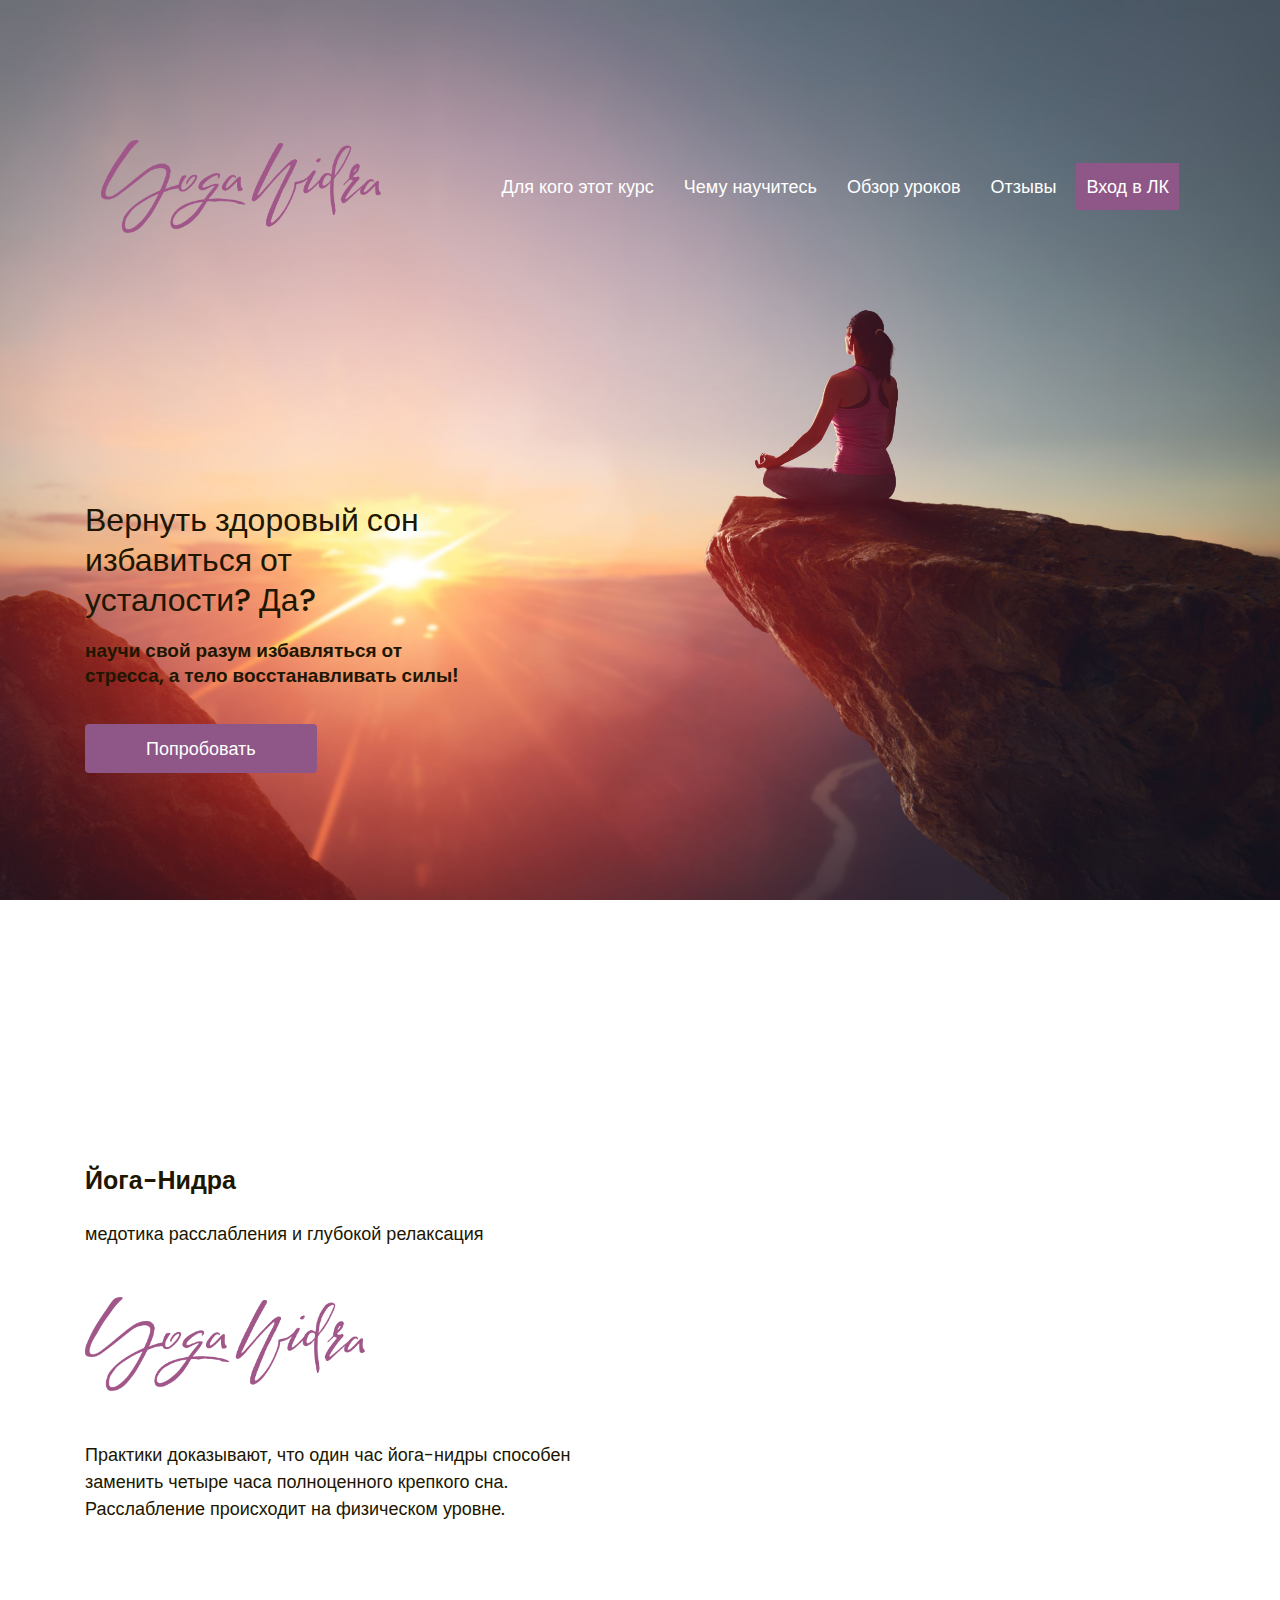
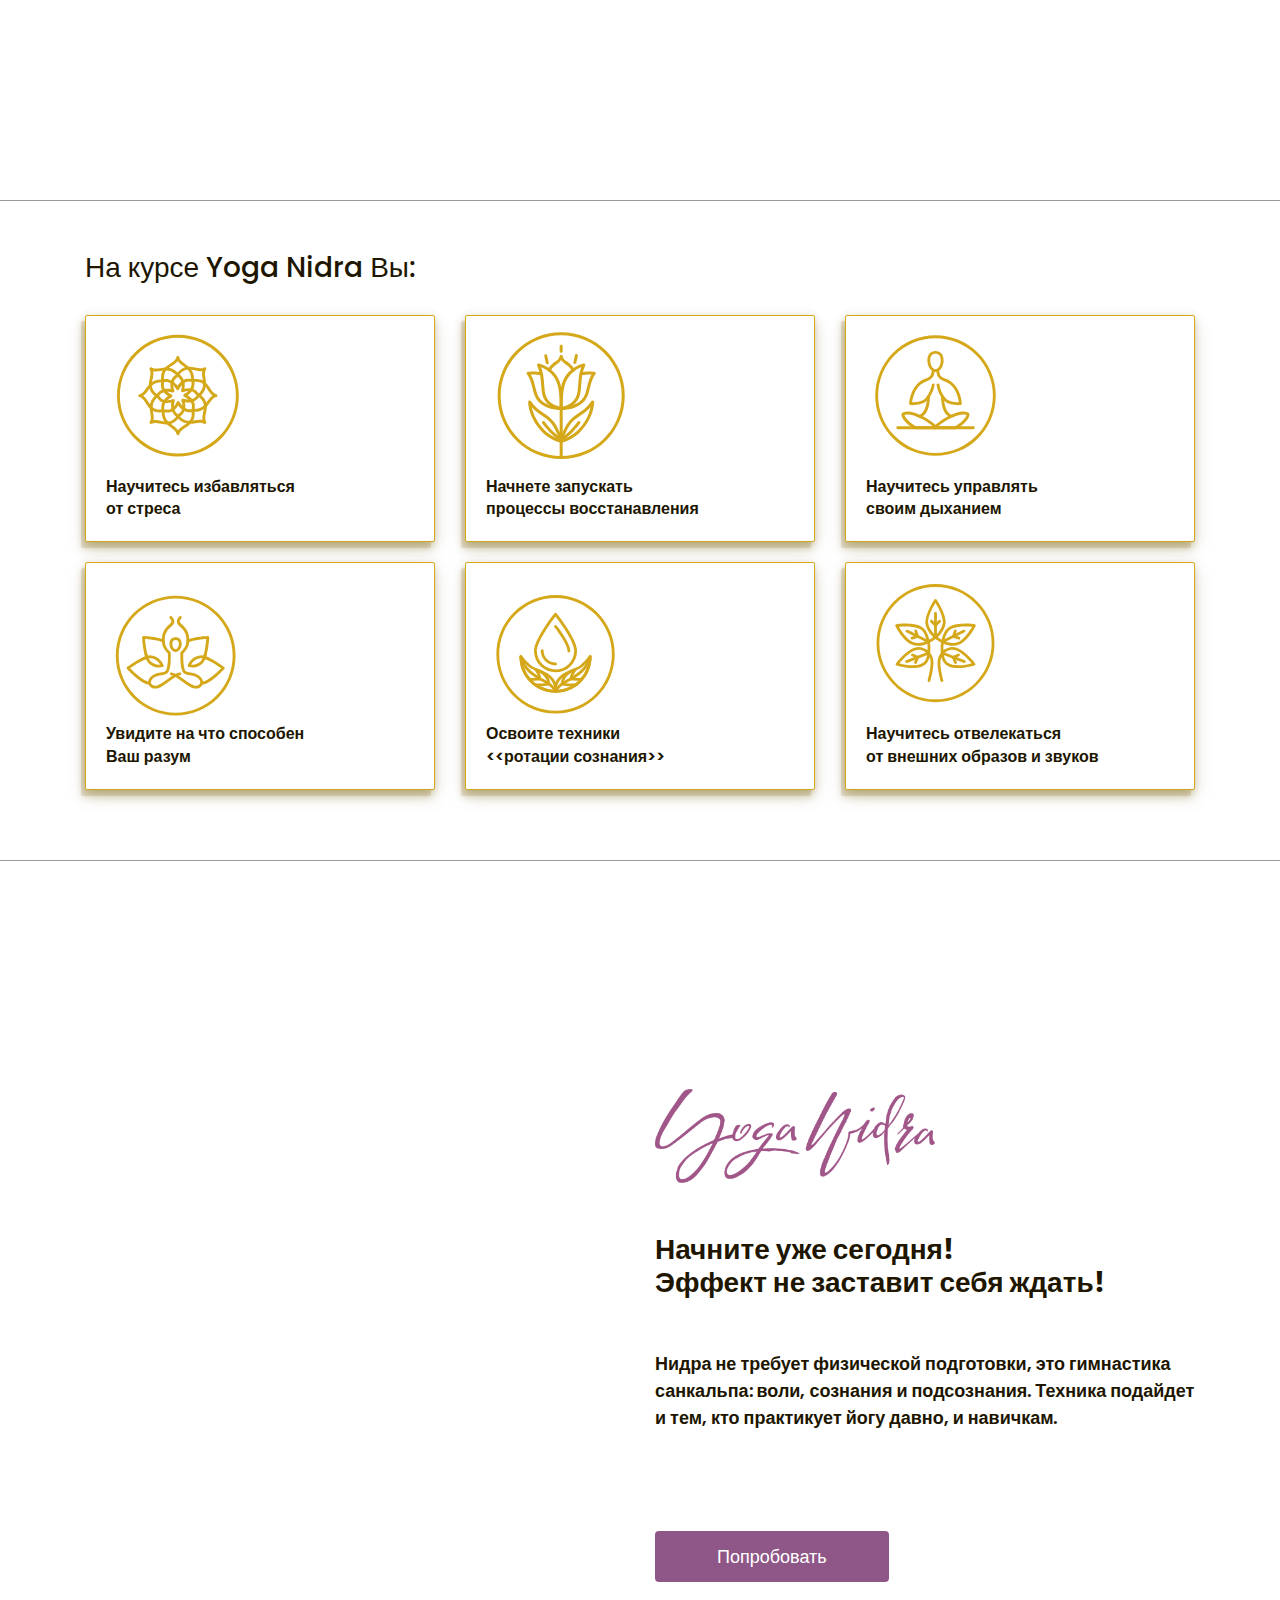
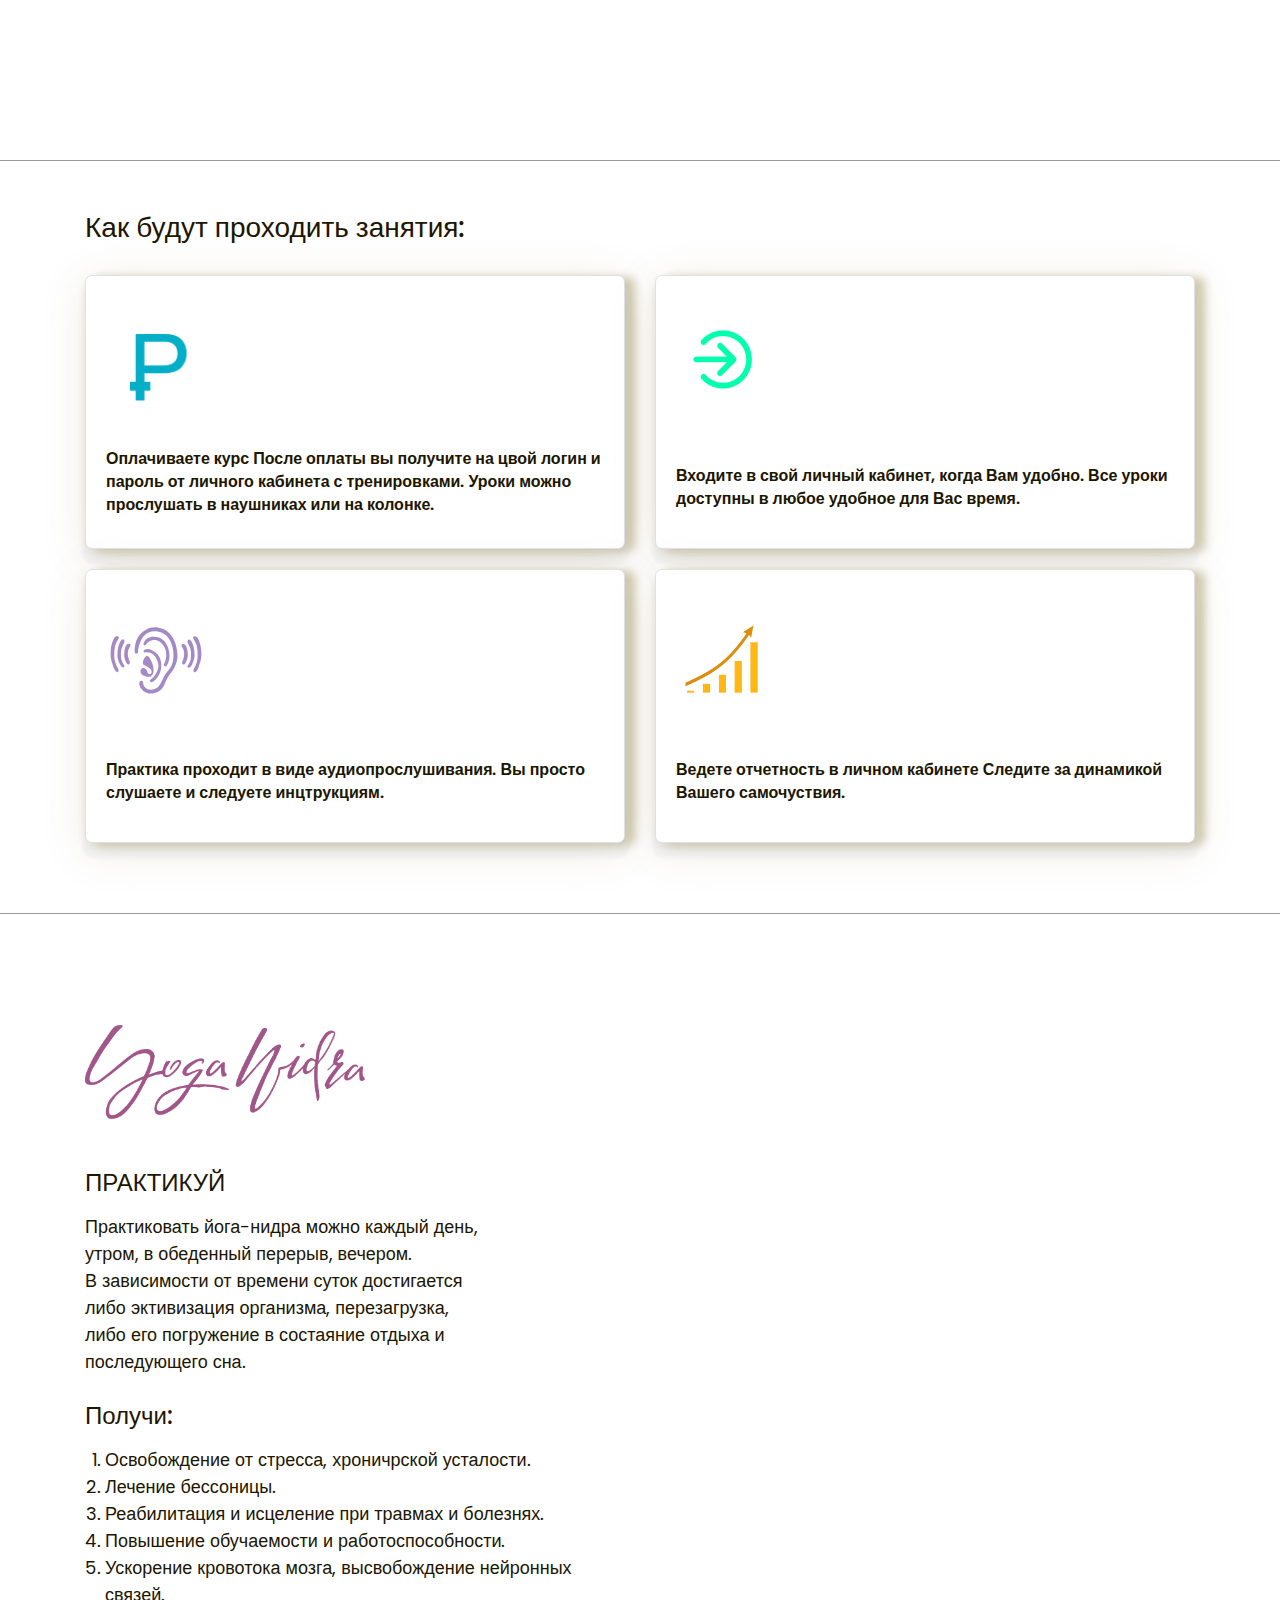
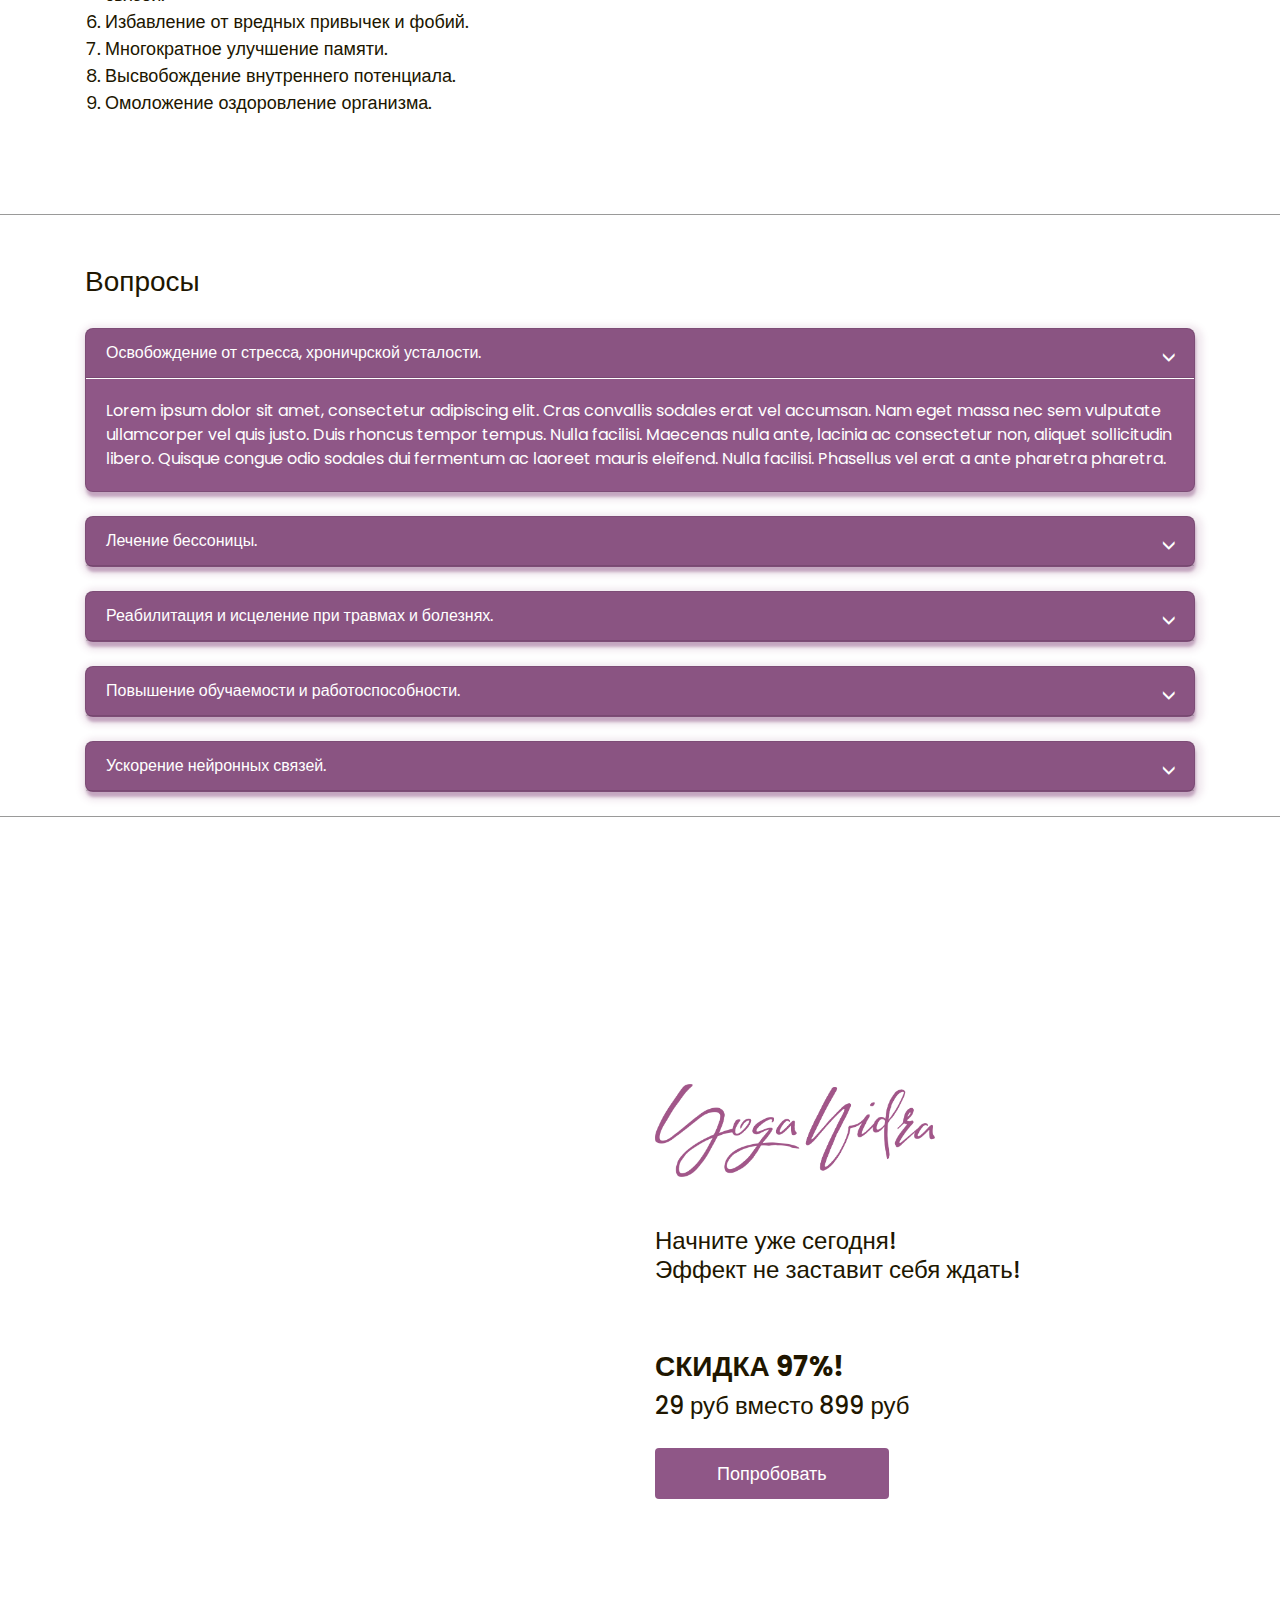
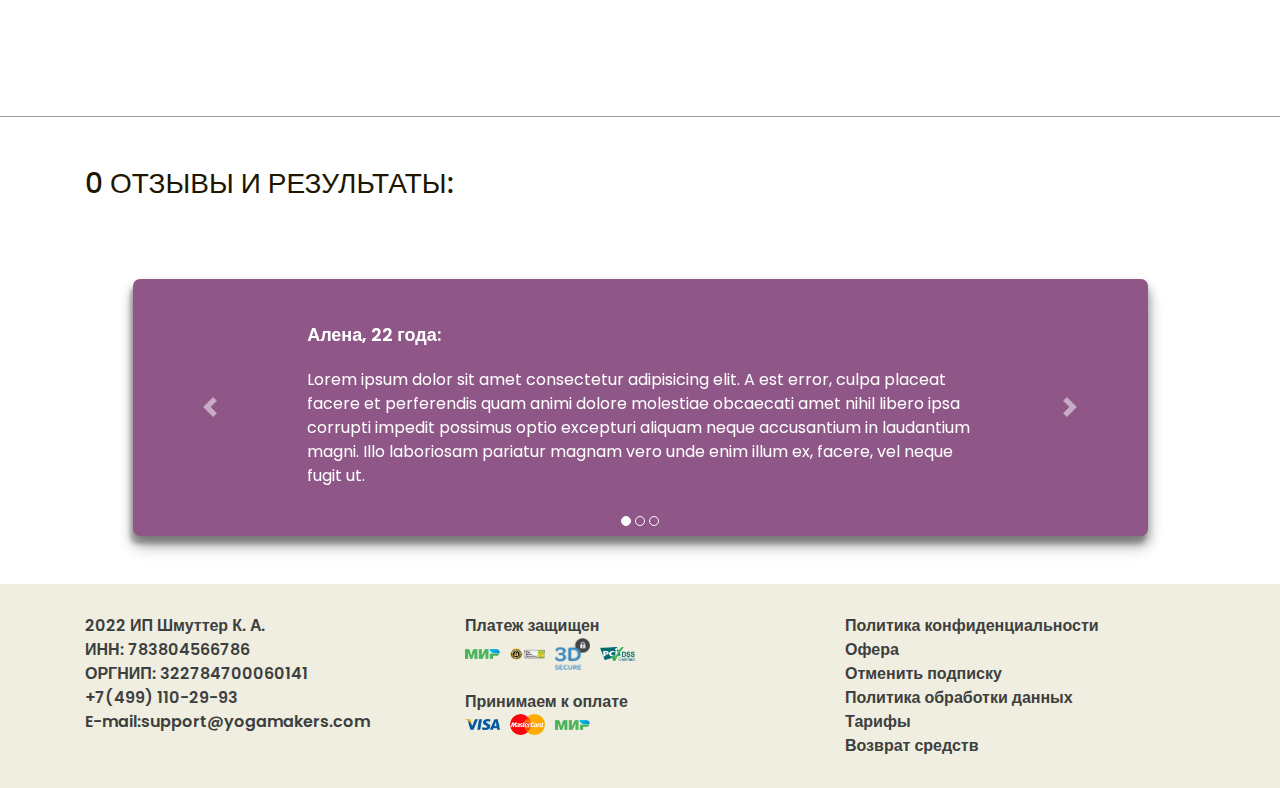
<file: index.html>
<!DOCTYPE html>
<html lang="en">

<head>
    <meta charset="UTF-8" />
    <meta http-equiv="X-UA-Compatible" content="IE=edge" />
    <meta name="viewport" content="width=device-width, initial-scale=1.0" />
    <title>Yoga Nidra</title>
    <link rel="icon" type="image/x-icon" href="img/favicon/favicon.ico">
    <link rel="preconnect" href="https://fonts.googleapis.com">
    <link rel="preconnect" href="https://fonts.gstatic.com" crossorigin>
    <link rel="preconnect" href="https://fonts.googleapis.com">
    <link rel="preconnect" href="https://fonts.gstatic.com" crossorigin>
    <link href="https://fonts.googleapis.com/css2?family=Montserrat:ital,wght@0,100;0,400;0,500;0,600;0,700;1,100&family=Poppins:wght@300;400;500;600;700&display=swap" rel="stylesheet">
    <link rel="stylesheet" href="https://cdn.jsdelivr.net/npm/bootstrap@4.0.0/dist/css/bootstrap.min.css" integrity="sha384-Gn5384xqQ1aoWXA+058RXPxPg6fy4IWvTNh0E263XmFcJlSAwiGgFAW/dAiS6JXm" crossorigin="anonymous" />
    <link rel="stylesheet" href="css/style.css" />
    <link rel="stylesheet" href="media/style.css" />

</head>

<body>
    <div class="wrapper">
        <!-- ------- banner section ------- -->
        <section class="banner">
            <header>
                <div class="container">
                    <nav class="navbar navbar-expand-lg navbar-light">
                        <a class="navbar-brand" href="#">
                            <img src="img/logo.png" alt="logo" class="logo">
                        </a>
                        <button class="navbar-toggler" type="button" data-toggle="collapse" data-target="#navbarSupportedContent" aria-controls="navbarSupportedContent" aria-expanded="false" aria-label="Toggle navigation">
                            <span class="navbar-toggler-icon"></span>
                        </button>

                        <div class="collapse navbar-collapse" id="navbarSupportedContent">
                            <ul class="navbar-nav ml-lg-auto">
                                <li class="nav-item active">
                                    <a class="nav-link" href="#Who-is-this-course-for">Для кого этот курс
                                        <span class="sr-only">(current)</span></a>
                                </li>
                                <li class="nav-item">
                                    <a class="nav-link" href="#What-will-u-learn">Чему научитесь</a>
                                </li>
                                <li class="nav-item">
                                    <a class="nav-link" href="#lesson-overview">Обзор уроков</a>
                                </li>
                                <li class="nav-item">
                                    <a class="nav-link" href="#comments">Отзывы</a>
                                </li>
                                <li class="nav-item">
                                    <a class="nav-link nav-link-cabinet" href="myCabinet.html">Вход в ЛК</a>
                                </li>
                            </ul>
                        </div>
                    </nav>
                </div>
            </header>
            <div class="container container-banner">
                <div class="row">
                    <div class="col-sm-6">
                        <h2>Вернуть здоровый сон избавиться от усталости? Да?</h2>
                        <p>
                            научи свой разум избавляться от стресса, а тело восстанавливать силы!
                        </p>
                        <a href="#" class="btn btn-try">Попробовать</a>
                    </div>
                </div>
            </div>
        </section>
        <!-- ------- end banner section ------- -->

        <!-- ------- yoga nidra section ------- -->
        <section class="yoga-nidra-banner">
            <div class="container">
                <div class="row">
                    <div class="col-sm-6">
                        <span class="span-yoga-nidra-first">Йога-Нидра</span>
                        <p>медотика расслабления и глубокой релаксация</p>
                        <span class="span-yoga-nidra-logo">
                            <a href="index.html">
                                <img src="img/logo.png" alt="logo" class="logo">
                            </a>
                        </span>
                        <p>
                            Практики доказывают, что один час йога-нидры способен заменить четыре часа полноценного крепкого сна. Расслабление происходит на физическом уровне.
                        </p>

                    </div>
                </div>
            </div>
        </section>
        <!-- ------- end yoga nidra section ------- -->

        <!-- ------- yoga nidra curses section ------- -->
        <section class="yoga-nidra-curses-banner" id="What-will-u-learn">
            <div class="container">
                <div class="row">
                    <div class="col-sm-6">
                        <h3>На курсе Yoga Nidra Вы:</h3>
                    </div>

                </div>
                <div class="row">
                    <div class="col-xs-12 col-sm-4 col-md-4">
                        <div class="card">
                            <img src="img/1_1.svg" alt="icon" class="img-fluid" />

                            <div class="card-content">
                                <p>Научитесь избавляться</p>
                                <p>от стреса</p>
                            </div>
                        </div>
                    </div>
                    <div class="col-xs-12 col-sm-4 col-md-4">
                        <div class="card">
                            <img src="img/1_2.svg" alt="icon" class="img-fluid" />
                            <div class="card-content">
                                <p> Начнете запускать </p>
                                <p>процессы восстанавления</p>
                            </div>
                        </div>
                    </div>
                    <div class="col-xs-12 col-sm-4 col-md-4">
                        <div class="card">
                            <img src="img/1_3.svg" alt="icon" class="img-fluid" />
                            <div class="card-content">
                                <p>Научитесь управлять </p>
                                <p>своим дыханием</p>
                            </div>
                        </div>
                    </div>
                </div>
                <div class="row">
                    <div class="col-xs-12 col-sm-4 col-md-4">
                        <div class="card">
                            <img src="img/1_4.svg" alt="icon" class="img-fluid" />
                            <div class="card-content">
                                <p>Увидите на что способен</p>
                                <p>Ваш разум</p>
                            </div>
                        </div>
                    </div>
                    <div class="col-xs-12 col-sm-4 col-md-4">
                        <div class="card">
                            <img src="img/1_5.svg" alt="icon" class="img-fluid" />
                            <div class="card-content ">
                                <p>Освоите техники </p>
                                <p>
                                    <<ротации сознания>>
                                </p>
                            </div>
                        </div>
                    </div>
                    <div class="col-xs-12 col-sm-4 col-md-4 ">
                        <div class="card ">
                            <img src="img/1_6.svg" alt="icon" class="img-fluid" />

                            <div class="card-content ">
                                <p>Научитесь отвелекаться</p>
                                <p>от внешних образов и звуков</p>
                            </div>
                        </div>
                    </div>
                </div>
            </div>
        </section>
        <!-- ------- end yoga nidra curses section ------- -->

        <!-- ------- yoga nidra effect section ------- -->
        <section class="yoga-nidra-effect-banner" id="Who-is-this-course-for">
            <div class="container ">
                <div class="row ">
                    <div class="col-sm-12 col-md-6 ml-auto ">
                        <span class="span-yoga-nidra-logo ">
                            <a href="index.html">
                                <img src="img/logo.png" alt="logo" class="logo">
                            </a>
                        </span>
                        <h3>Начните уже сегодня!
                            <br />Эффект не заставит себя ждать!
                        </h3>
                        <p>Нидра не требует физической подготовки, это гимнастика санкальпа: воли, сознания и подсознания. Техника подайдет и тем, кто практикует йогу давно, и навичкам.</p>
                        <a href="# " class="btn btn-try ">Попробовать</a>
                    </div>
                </div>
            </div>
        </section>
        <!-- ------- end yoga nidra effect section ------- -->

        <!-- ------- yoga nidra how-do section ------- -->
        <section class="yoga-nidra-how-do-banner" id="lesson-overview">
            <div class="container ">
                <div class="row ">
                    <div class="col-sm-6 ">
                        <h3>Как будут проходить занятия:</h3>
                    </div>

                </div>
                <div class="row ">
                    <div class="col-xs-12 col-sm-6 ">
                        <div class="card ">
                            <img src="img/3-svg.svg" class="pText-img" alt=" image for card " />
                            <div class="card-content ">
                                <p>Оплачиваете курс После оплаты вы получите на цвой логин и пароль от личного кабинета с тренировками. Уроки можно прослушать в наушниках или на колонке.</p>
                            </div>
                        </div>
                    </div>
                    <div class="col-xs-12 col-sm-6 ">
                        <div class="card ">
                            <img src="img/1-svg.svg" alt="image for card " />
                            <div class="card-content ">
                                <p>Входите в свой личный кабинет, когда Вам удобно. Все уроки доступны в любое удобное для Вас время.</p>
                            </div>
                        </div>
                    </div>
                </div>
                <div class="row ">
                    <div class="col-xs-12 col-sm-6 ">
                        <div class="card ">
                            <img src="img/new.svg" class="img-new" alt="image for card " />
                            <div class="card-content ">
                                <p>Практика проходит в виде аудиопрослушивания. Вы просто слушаете и следуете инцтрукциям.
                                </p>
                            </div>
                        </div>
                    </div>
                    <div class="col-xs-12 col-sm-6 ">
                        <div class="card ">
                            <img src="img/4-svg.svg" alt="image for card " />
                            <div class="card-content ">
                                <p>Ведете отчетность в личном кабинете Следите за динамикой Вашего самочуствия.</p>
                            </div>
                        </div>
                    </div>
                </div>
            </div>
        </section>
        <!-- ------- end yoga nidra curses section ------- -->

        <!-- ------- yoga nidra-practic-get section ------- -->
        <section class="yoga-nidra-practic-get-banner ">
            <div class="container ">
                <div class="row ">
                    <div class="col-sm-6 ">
                        <span class="span-yoga-nidra-logo ">
                            <a href="index.html">
                                <img src="img/logo.png" alt="logo" class="logo">
                            </a>
                        </span>
                        <h4>ПРАКТИКУЙ</h4>
                        <ul class="practik-list ">
                            <li>Практиковать йога-нидра можно каждый день,</li>
                            <li>утром, в обеденный перерыв, вечером.</li>
                            <li>В зависимости от времени суток достигается</li>
                            <li>либо эктивизация организма, перезагрузка,</li>
                            <li>либо его погружение в состаяние отдыха и </li>
                            <li>последующего сна.</li>
                        </ul>
                        <h4>Получи:</h4>
                        <ol class="get-list ">
                            <li>Освобождение от стресса, хроничрской усталости.</li>
                            <li>Лечение бессоницы.</li>
                            <li>Реабилитация и исцеление при травмах и болезнях.</li>
                            <li>Повышение обучаемости и работоспособности.</li>
                            <li>Ускорение кровотока мозга, высвобождение нейронных связей.</li>
                            <li>Избавление от вредных привычек и фобий.</li>
                            <li>Многократное улучшение памяти.</li>
                            <li>Высвобождение внутреннего потенциала.</li>
                            <li>Омоложение оздоровление организма.</li>
                        </ol>
                    </div>
                </div>
        </section>
        <!-- ------- end yoga-practic-get nidra section ------- -->

        <!-- ------- yoga nidra-questions section ------- -->
        <section class="yoga-nidra-questions-banner ">
            <div class="container ">
                <div class="row ">
                    <div class="col-sm-6 ">
                        <h3>Вопросы</h3>
                    </div>

                </div>


                <div id="accordion">
                    <div class="card">
                        <div class="card-header">
                            <a class="card-link" data-toggle="collapse" href="#collapseOne">
                                Освобождение от стресса, хроничрской усталости.
                               
                        </a>

                        </div>
                        <div id="collapseOne" class="collapse show" data-parent="#accordion">
                            <div class="card-body">
                                Lorem ipsum dolor sit amet, consectetur adipiscing elit. Cras convallis sodales erat vel accumsan. Nam eget massa nec sem vulputate ullamcorper vel quis justo. Duis rhoncus tempor tempus. Nulla facilisi. Maecenas nulla ante, lacinia ac consectetur non,
                                aliquet sollicitudin libero. Quisque congue odio sodales dui fermentum ac laoreet mauris eleifend. Nulla facilisi. Phasellus vel erat a ante pharetra pharetra.
                            </div>
                        </div>
                    </div>
                    <div class="card">
                        <div class="card-header">
                            <a class="collapsed card-link" data-toggle="collapse" href="#collapseTwo">
                                Лечение бессоницы.
                      </a>

                        </div>
                        <div id="collapseTwo" class="collapse" data-parent="#accordion">
                            <div class="card-body">
                                Lorem ipsum dolor sit amet, consectetur adipisicing elit, sed do eiusmod tempor incididunt ut labore et dolore magna aliqua. Ut enim ad minim veniam, quis nostrud exercitation ullamco laboris nisi ut aliquip ex ea commodo consequat.
                            </div>
                        </div>
                    </div>
                    <div class="card">
                        <div class="card-header">
                            <a class="collapsed card-link" data-toggle="collapse" href="#collapseThree">
                                Реабилитация и исцеление при травмах и болезнях.
                        </a>

                        </div>
                        <div id="collapseThree" class="collapse" data-parent="#accordion">
                            <div class="card-body">
                                Lorem ipsum dolor sit amet, consectetur adipisicing elit, sed do eiusmod tempor incididunt ut labore et dolore magna aliqua. Ut enim ad minim veniam, quis nostrud exercitation ullamco laboris nisi ut aliquip ex ea commodo consequat.
                            </div>
                        </div>
                    </div>
                    <div class="card">
                        <div class="card-header">
                            <a class="collapsed card-link" data-toggle="collapse" href="#collapseFour">
                                Повышение обучаемости и работоспособности.
                        </a>

                        </div>
                        <div id="collapseFour" class="collapse" data-parent="#accordion">
                            <div class="card-body">
                                Lorem ipsum dolor sit amet, consectetur adipisicing elit, sed do eiusmod tempor incididunt ut labore et dolore magna aliqua. Ut enim ad minim veniam, quis nostrud exercitation ullamco laboris nisi ut aliquip ex ea commodo consequat.
                            </div>
                        </div>
                    </div>
                    <div class="card">
                        <div class="card-header">
                            <a class="collapsed card-link" data-toggle="collapse" href="#collapseFive">
                                Ускорение нейронных связей.
                        </a>

                        </div>
                        <div id="collapseFive" class="collapse" data-parent="#accordion">
                            <div class="card-body">
                                Lorem ipsum dolor sit amet, consectetur adipisicing elit, sed do eiusmod tempor incididunt ut labore et dolore magna aliqua. Ut enim ad minim veniam, quis nostrud exercitation ullamco laboris nisi ut aliquip ex ea commodo consequat.
                            </div>
                        </div>
                    </div>
                </div>

            </div>
        </section>
        <!-- ------- end yoga nidra-questions section ------- -->

        <!-- ------- yoga nidra sale section ------- -->
        <section class="yoga-nidra-sale-banner ">
            <div class="container ">
                <div class="row ">

                    <div class="col-sm-12 col-md-6 ml-auto ">
                        <span class="span-yoga-nidra-logo ">
                            <a href="index.html">
                                <img src="img/logo.png" alt="logo" class="logo">
                            </a>
                           
                        </span>
                        <h4>Начните уже сегодня!
                            <br />Эффект не заставит себя ждать!
                        </h4>
                        <h3>СКИДКА 97%! </h3>
                        <h4>29 руб вместо 899 руб</h4>
                        <a href="# " class="btn btn-try ">Попробовать</a>
                    </div>
                </div>
            </div>
        </section>
        <!-- ------- end yoga nidra sale section ------- -->

        <!-- ------- yoga nidra slide section ------- -->
        <section class="yoga-nidra-slide-banner" id="comments">
            <div class="container">
                <h3 class="text-uppercase">
                    0 ОТЗЫВЫ И РЕЗУЛЬТАТЫ:
                </h3>
                <div class="row">
                    <div class="col-lg-11 col-md-11 col-sm-12 mx-auto my-5 slide-comments">
                        <div id="carouselExampleIndicators" class="carousel slide" data-ride="carousel">
                            <ol class="carousel-indicators">
                                <li data-target="#carouselExampleIndicators" data-slide-to="0" class="active"></li>
                                <li data-target="#carouselExampleIndicators" data-slide-to="1"></li>
                                <li data-target="#carouselExampleIndicators" data-slide-to="2"></li>
                            </ol>
                            <div class="carousel-inner">
                                <div class="carousel-item active">
                                    <span>Алена, 22 года:</span>
                                    <p>Lorem ipsum dolor sit amet consectetur adipisicing elit. A est error, culpa placeat facere et perferendis quam animi dolore molestiae obcaecati amet nihil libero ipsa corrupti impedit possimus optio excepturi aliquam
                                        neque accusantium in laudantium magni. Illo laboriosam pariatur magnam vero unde enim illum ex, facere, vel neque fugit ut.</p>
                                </div>
                                <div class="carousel-item">
                                    <span>Алена, 22 года:</span>
                                    <p>Lorem ipsum dolor sit amet consectetur adipisicing elit. A est error, culpa placeat facere et perferendis quam animi dolore molestiae obcaecati amet nihil libero ipsa corrupti impedit possimus optio excepturi aliquam
                                        neque accusantium in laudantium amet magni incidunt fugiat, voluptatum maiores delectus quia? Accusantium, nostrum neque? Id, dignissimos!</p>
                                </div>
                                <div class="carousel-item">
                                    <span>Алена, 22 года:</span>
                                    <p>Lorem ipsum dolor sit amet consectetur adipisicing elit. A est error, culpa placeat facere et perferendis quam animi dolore molestiae obcaecati amet nihil libero ipsa corrupti impedit possimus optio excepturi aliquam
                                        neque accusantium in laudantium magni. pariatur magnam vero unde enim illum ex, facere, vel neque fugit ut.</p>
                                </div>
                            </div>
                            <a class="carousel-control-prev" href="#carouselExampleIndicators" role="button" data-slide="prev">
                                <span class="carousel-control-prev-icon" aria-hidden="true"></span>
                                <span class="sr-only">Previous</span>
                            </a>
                            <a class="carousel-control-next" href="#carouselExampleIndicators" role="button" data-slide="next">
                                <span class="carousel-control-next-icon" aria-hidden="true"></span>
                                <span class="sr-only">Next</span>
                            </a>
                        </div>
                    </div>
                </div>
            </div>
        </section>
        <!-- ------- end yoga nidra slide section ------- -->
        <footer>
            <div class="container ">
                <div class="row ">
                    <div class="col-sm-12 col-md-4 ">
                        <span>2022 ИП Шмуттер К. А.</span>
                        <span>ИНН: 783804566786</span>
                        <span>ОРГНИП: 322784700060141</span>
                        <span><a href="tel:7(499) 110-29-93 ">+7(499) 110-29-93</a></span>
                        <span><a href="mailto:support@yogamakers.com ">E-mail:support@yogamakers.com</a></span>
                    </div>
                    <div class="col-sm-12 col-md-4 ">
                        <span>Платеж защищен</span>
                        <div class="footer-icons ">
                            <img src="img/fmir.png " alt="fmir ">
                            <img src="img/flock2.png " alt="flock ">
                            <img src="img/fsecure.png " alt="fsecure ">
                            <img src="img/fpci.png " alt="fpci ">
                        </div>
                        <span class="footer-span-pay ">Принимаем к оплате</span>
                        <div class="footer-icons-pay ">
                            <img src="img/fvisa.png " alt="visa ">
                            <img src="img/fmc.png " alt="fmc ">
                            <img src="img/fmir.png " alt="fmir ">

                        </div>
                    </div>
                    <div class="col-sm-12 col-md-4 ">
                        <span>Политика конфиденциальности</span>
                        <span>Офера</span>
                        <span>Отменить подписку </span>
                        <span>Политика обработки данных</span>
                        <span>Тарифы</span>
                        <span>Возврат средств</span>
                    </div>
                </div>
            </div>
        </footer>
        </div>

        <script src="https://code.jquery.com/jquery-3.2.1.slim.min.js " integrity="sha384-KJ3o2DKtIkvYIK3UENzmM7KCkRr/rE9/Qpg6aAZGJwFDMVNA/GpGFF93hXpG5KkN " crossorigin="anonymous "></script>
        <script src="https://cdn.jsdelivr.net/npm/popper.js@1.12.9/dist/umd/popper.min.js " integrity="sha384-ApNbgh9B+Y1QKtv3Rn7W3mgPxhU9K/ScQsAP7hUibX39j7fakFPskvXusvfa0b4Q " crossorigin="anonymous "></script>
        <script src="https://cdn.jsdelivr.net/npm/bootstrap@4.0.0/dist/js/bootstrap.min.js " integrity="sha384-JZR6Spejh4U02d8jOt6vLEHfe/JQGiRRSQQxSfFWpi1MquVdAyjUar5+76PVCmYl " crossorigin="anonymous "></script>
</body>

</html>

</html>

</html>

</html>
</file>
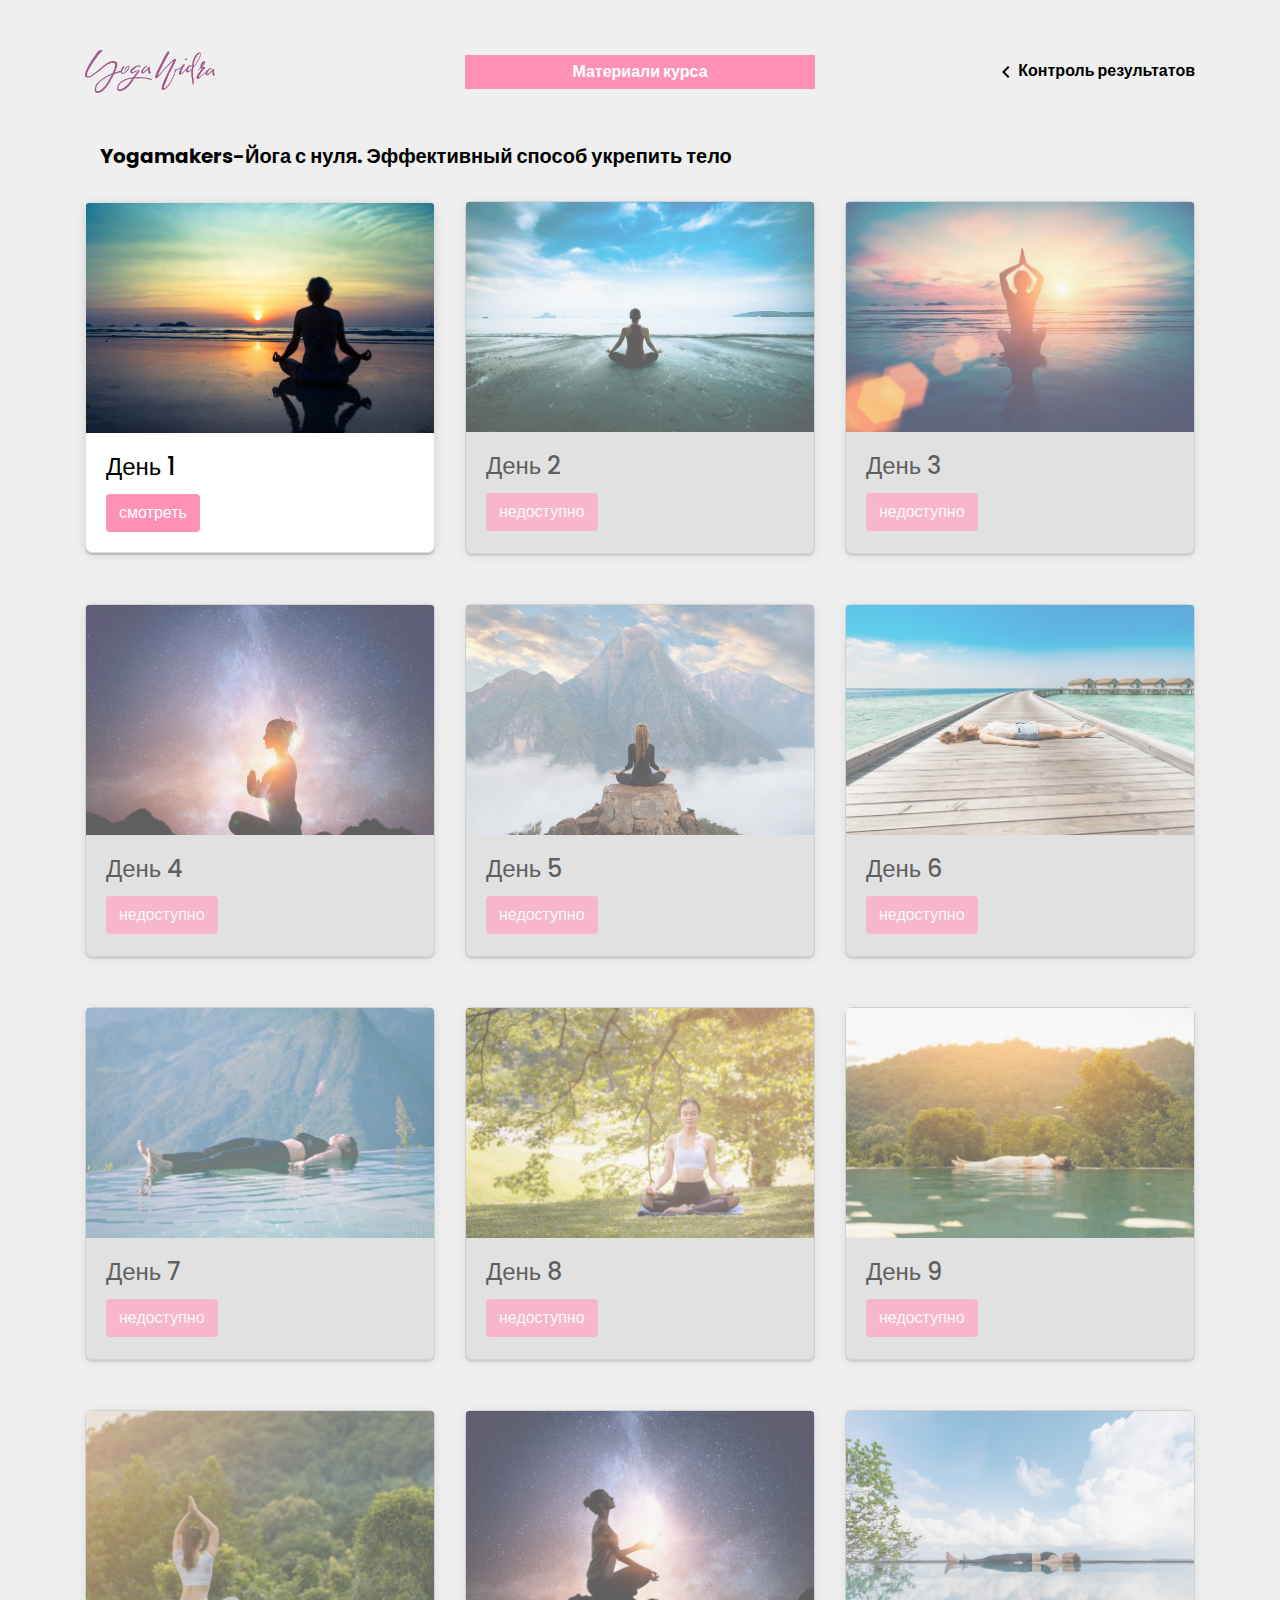
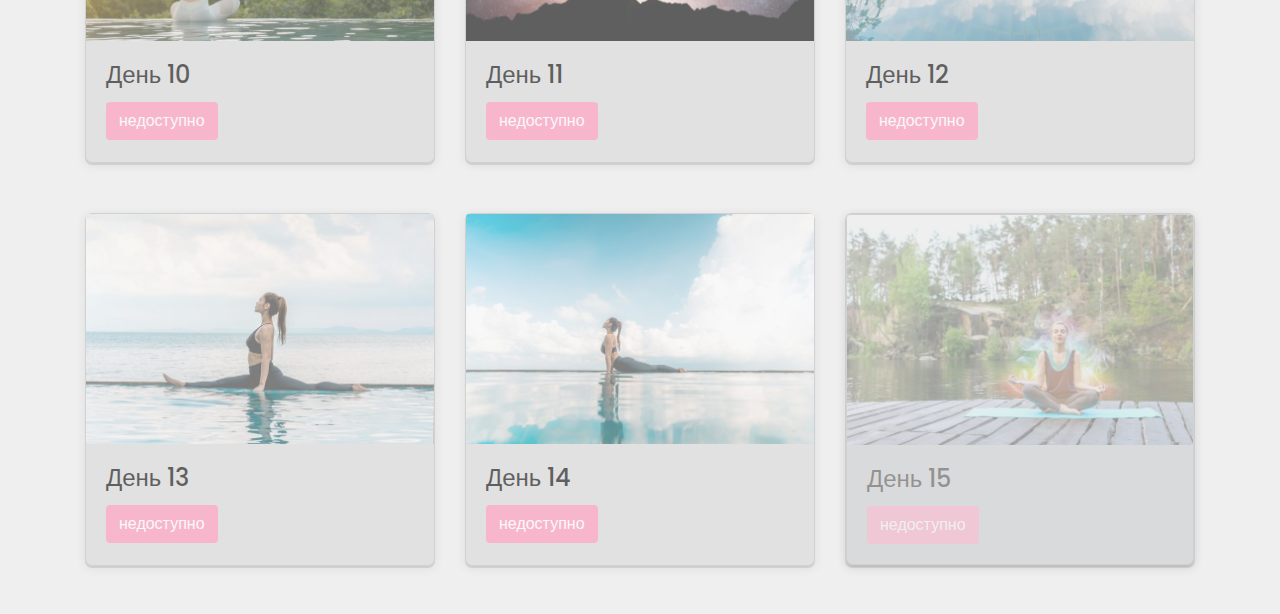
<file: courseMaterials.html>
<!DOCTYPE html>
<html lang="en">

<head>
    <meta charset="UTF-8">
    <meta http-equiv="X-UA-Compatible" content="IE=edge">
    <meta name="viewport" content="width=device-width, initial-scale=1.0">
    <title>courseMaterials</title>
    <link rel="icon" type="image/x-icon" href="img/favicon/favicon.ico">
    <link rel="preconnect" href="https://fonts.googleapis.com">
    <link rel="preconnect" href="https://fonts.gstatic.com" crossorigin>
    <link rel="stylesheet" href="https://cdn.jsdelivr.net/npm/bootstrap@4.0.0/dist/css/bootstrap.min.css" integrity="sha384-Gn5384xqQ1aoWXA+058RXPxPg6fy4IWvTNh0E263XmFcJlSAwiGgFAW/dAiS6JXm" crossorigin="anonymous">
    <link rel="preconnect" href="https://fonts.googleapis.com">
    <link rel="preconnect" href="https://fonts.gstatic.com" crossorigin>
    <link href="https://fonts.googleapis.com/css2?family=Montserrat:ital,wght@0,100;0,400;0,500;0,600;0,700;1,100&family=Poppins:wght@300;400;500;600;700&display=swap" rel="stylesheet">
    <link rel="stylesheet" href="https://cdn.jsdelivr.net/npm/bootstrap@4.0.0/dist/css/bootstrap.min.css" integrity="sha384-Gn5384xqQ1aoWXA+058RXPxPg6fy4IWvTNh0E263XmFcJlSAwiGgFAW/dAiS6JXm" crossorigin="anonymous" />
    <link rel="stylesheet" href="css/myCabinet.css">
    <link rel="stylesheet" href="media/course.css">
</head>

<body>
    <div class="wrapper">
        <section class="material-banner">
            <div class="container">
                <div class="row">
                    <div class="col-sm-12 col-md-4">
                        <a href="index.html">
                            <img src="img/logo.png" alt="logo" class="logo" />
                        </a>
                    </div>
                    <div class="col-sm-12 col-md-4">

                        <span class="span-material">Материали курса</span>
                    </div>
                    <div class="col-sm-12 col-md-4">

                        <a class="material-tittle material-tittle-a" href="myCabinet.html"><img src="img/back.png" class="course-back" alt="back arrow">Контроль результатов

                        </a>
                    </div>
                </div>
            </div>
        </section>
        <section>
            <div class="py-5">
                <div class="container container-card-day">
                    <row>
                        <div class="col">
                            <span class="yoga-tittle">Yogamakers-Йога с нуля. Эффективный способ укрепить тело</span>
                        </div>
                    </row>
                    <div class="row">
                        <div class="col-sm-12 col-md-4 col-lg-4">
                            <div class="card">
                                <div class="card-img-box">
                                    <img class="card-img-top" src="img/my-cabinet//1.jpg" alt="yoga image">
                                </div>
                                <div class="card-body">
                                    <h4 class="card-title">День 1</h4>
                                    <a href="#" class="btn" data-toggle="modal" data-target="#basicModal">смотреть</a>
                                </div>
                            </div>
                        </div>
                        <div class="col-sm-12 col-md-4 col-lg-4">
                            <div class="card after">
                                <div class="card-img-box">
                                    <img class="card-img-top" src="img/my-cabinet//2.jpg" alt="yoga image">
                                </div>
                                <div class="card-body ">
                                    <h4 class="card-title ">День 2</h4>
                                    <a href="#" class="btn" data-toggle="modal" data-target="#basicModal">недоступно</a>
                                </div>
                            </div>
                        </div>
                        <div class="col-sm-12 col-md-4 col-lg-4">
                            <div class="card after">
                                <div class="card-img-box">
                                    <img class="card-img-top" src="img/my-cabinet//3.jpg" alt="yoga image">
                                </div>
                                <div class="card-body ">
                                    <h4 class="card-title ">День 3</h4>
                                    <a href="#" class="btn" data-toggle="modal" data-target="#basicModal">недоступно</a>
                                </div>
                            </div>
                        </div>

                    </div>
                    <div class="row">
                        <div class="col-sm-12 col-md-4 col-lg-4">
                            <div class="card after">
                                <div class="card-img-box">
                                    <img class="card-img-top" src="img/my-cabinet//4.jpg" alt="yoga image">
                                </div>
                                <div class="card-body ">
                                    <h4 class="card-title ">День 4</h4>
                                    <a href="#" class="btn" data-toggle="modal" data-target="#basicModal">недоступно</a>
                                </div>
                            </div>
                        </div>
                        <div class="col-sm-12 col-md-4 col-lg-4">
                            <div class="card after">
                                <div class="card-img-box">
                                    <img class="card-img-top" src="img/my-cabinet//5.jpg" alt="yoga image">
                                </div>
                                <div class="card-body ">
                                    <h4 class="card-title ">День 5</h4>
                                    <a href="#" class="btn" data-toggle="modal" data-target="#basicModal">недоступно</a>
                                </div>
                            </div>
                        </div>
                        <div class="col-sm-12 col-md-4 col-lg-4">
                            <div class="card after">
                                <div class="card-img-box">
                                    <img class="card-img-top" src="img/my-cabinet//6.jpg" alt="yoga image">
                                </div>
                                <div class="card-body ">
                                    <h4 class="card-title ">День 6</h4>
                                    <a href="#" class="btn" data-toggle="modal" data-target="#basicModal">недоступно</a>
                                </div>
                            </div>
                        </div>

                    </div>
                    <div class="row">
                        <div class="col-sm-12 col-md-4 col-lg-4">
                            <div class="card after">
                                <div class="card-img-box">
                                    <img class="card-img-top" src="img/my-cabinet//7.jpg" alt="yoga image">
                                </div>
                                <div class="card-body ">
                                    <h4 class="card-title ">День 7</h4>
                                    <a href="#" class="btn" data-toggle="modal" data-target="#basicModal">недоступно</a>
                                </div>
                            </div>
                        </div>
                        <div class="col-sm-12 col-md-4 col-lg-4">
                            <div class="card after">
                                <div class="card-img-box">
                                    <img class="card-img-top" src="img/my-cabinet//8.jpg" alt="yoga image">
                                </div>
                                <div class="card-body ">
                                    <h4 class="card-title ">День 8</h4>
                                    <a href="#" class="btn" data-toggle="modal" data-target="#basicModal">недоступно</a>
                                </div>
                            </div>
                        </div>
                        <div class="col-sm-12 col-md-4 col-lg-4">
                            <div class="card after" id="card">
                                <div class="card-img-box">
                                    <img class="card-img-top" src="img/my-cabinet/9.jpg" alt="yoga image">
                                </div>
                                <div class="card-body ">
                                    <h4 class="card-title ">День 9</h4>
                                    <a href="#" class="btn" data-toggle="modal" data-target="#basicModal">недоступно</a>
                                </div>
                            </div>
                        </div>

                    </div>
                    <div class="row">
                        <div class="col-sm-12 col-md-4 col-lg-4">
                            <div class="card after">
                                <div class="card-img-box">
                                    <img class="card-img-top" src="img/my-cabinet//10.jpg" alt="yoga image">
                                </div>
                                <div class="card-body ">
                                    <h4 class="card-title ">День 10</h4>
                                    <a href="#" class="btn" data-toggle="modal" data-target="#basicModal">недоступно</a>
                                </div>
                            </div>
                        </div>
                        <div class=" col-sm-12 col-md-4 col-lg-4">
                            <div class="card after">
                                <div class="card-img-box">
                                    <img class="card-img-top" src="img/my-cabinet//11.jpg" alt="yoga image">
                                </div>
                                <div class="card-body ">
                                    <h4 class="card-title ">День 11</h4>
                                    <a href="#" class="btn" data-toggle="modal" data-target="#basicModal">недоступно</a>
                                </div>
                            </div>
                        </div>
                        <div class=" col-sm-12 col-md-4 col-lg-4">
                            <div class="card after">
                                <div class="card-img-box">
                                    <img class="card-img-top" src="img/my-cabinet//12.jpg" alt="yoga image">
                                </div>
                                <div class="card-body ">
                                    <h4 class="card-title ">День 12</h4>
                                    <a href="#" class="btn" data-toggle="modal" data-target="#basicModal">недоступно</a>
                                </div>
                            </div>
                        </div>

                    </div>
                    <div class="row">
                        <div class="col-sm-12 col-md-4 col-lg-4">
                            <div class="card after">
                                <div class="card-img-box">
                                    <img class="card-img-top" src="img/my-cabinet//13.jpg" alt="yoga image">
                                </div>
                                <div class="card-body ">
                                    <h4 class="card-title ">День 13</h4>
                                    <a href="#" class="btn" data-toggle="modal" data-target="#basicModal">недоступно</a>
                                </div>
                            </div>
                        </div>
                        <div class="col-sm-12 col-md-4 col-lg-4">
                            <div class="card after">
                                <div class="card-img-box">
                                    <img class="card-img-top" src="img/my-cabinet//14.jpg" alt="yoga image">
                                </div>

                                <div class="card-body ">
                                    <h4 class="card-title ">День 14</h4>
                                    <a href="#" class="btn" data-toggle="modal" data-target="#basicModal">недоступно</a>
                                </div>
                            </div>
                        </div>
                        <div class="col-sm-12 col-md-4 col-lg-4">
                            <div class="card after">
                                <div class="card after">
                                    <div class="card-img-box">
                                        <img class="card-img-top" src="img/my-cabinet//15.jpg" alt="yoga image">
                                    </div>

                                    <div class="card-body ">
                                        <h4 class="card-title ">День 15</h4>
                                        <a href="#" class="btn" data-toggle="modal" data-target="#basicModal">недоступно</a>
                                    </div>
                                </div>
                            </div>

                        </div>
                    </div>

                    <!-- Modal -->
                    <!-- <div class="modal fade" id="basicModal" tabindex="-1" role="dialog" aria-labelledby="basicModal" aria-hidden="true">
                        <div class="modal-dialog">
                            <div class="modal-content">
                                <div class="modal-header">
                                    <h4 class="modal-title" id="myModalLabel">Basic Modal</h4>
                                    <button type="button" class="close" data-dismiss="modal" aria-label="Close">
                                        <span aria-hidden="true">&times;</span>
                                    </button>
                                </div>
                                <div class="modal-body ">
                                    <h3>Modal Body</h3>
                                </div>
                                <div class="modal-footer ">
                                    <button type="button " class="btn btn-default " data-dismiss="modal ">Close</button>
                                    <button type="button " class="btn btn-primary ">Save changes</button>
                                </div>
                            </div>
                        </div>
                    </div> -->
                </div>

        </section>
        </div>

        <script src="https://code.jquery.com/jquery-3.2.1.slim.min.js " integrity="sha384-KJ3o2DKtIkvYIK3UENzmM7KCkRr/rE9/Qpg6aAZGJwFDMVNA/GpGFF93hXpG5KkN " crossorigin="anonymous "></script>
        <script src="https://cdn.jsdelivr.net/npm/popper.js@1.12.9/dist/umd/popper.min.js " integrity="sha384-ApNbgh9B+Y1QKtv3Rn7W3mgPxhU9K/ScQsAP7hUibX39j7fakFPskvXusvfa0b4Q " crossorigin="anonymous "></script>
        <script src="https://cdn.jsdelivr.net/npm/bootstrap@4.0.0/dist/js/bootstrap.min.js " integrity="sha384-JZR6Spejh4U02d8jOt6vLEHfe/JQGiRRSQQxSfFWpi1MquVdAyjUar5+76PVCmYl " crossorigin="anonymous "></script>


</body>

</html>
</file>
<file: css/style.css>
* {
    padding: 0;
    margin: 0;
}

html,
body {
    -moz-box-sizing: border-box;
    box-sizing: border-box;
    font-family: 'Poppins', sans-serif;
    color: #201600;
}

.wrapper {
    max-width: 100%;
    width: 100%;
    margin: auto;
}

.banner {
    background: url(../img/banner.jpg);
    min-height: 100vh;
    background-size: cover;
    background-position: top;
    display: flex;
    flex-direction: column;
    justify-content: space-around;
}

.container-banner {
    display: flex;
    flex-direction: column;
    align-items: baseline;
    text-align: start;
}

.container-banner h2 {
    line-height: 40px;
}

.container-banner p {
    line-height: 25px;
    font-weight: 600;
    font-size: 19px;
    padding-top: 10px;
}

.navbar-light .navbar-nav .nav-link {
    font-size: 18px;
    color: white;
    border: 2px solid transparent;
    transition: .3s ease-in-out;
    margin-left: 10px;
}

.navbar-light .navbar-nav .nav-link:hover {
    color: white;
    border-bottom: 2px solid #8f5787;
}

.navbar-light .navbar-nav .active>.nav-link {
    color: white;
}

.nav-link-cabinet {
    background: #8f5787;
}

.nav-link-cabinet:hover {
    background-color: white;
    color: #8f5787!important;
    border-bottom: none!important;
}

.container-banner .btn-try {
    background: #8f5787;
    padding: 10px 60px;
    color: White;
    font-size: 18px;
    margin-top: 20px;
    transition: .3s ease-in-out;
}

.container-banner .btn-try:hover {
    background-color: white;
    color: #8f5787!important;
    border-bottom: none!important;
}

.yoga-nidra-banner {
    background: url(../img/yoga-nidra.jpg);
    min-height: 100vh;
    background-size: cover;
    background-position: top;
    display: flex;
    flex-direction: column;
    justify-content: space-around;
    background-attachment: fixed;
    z-index: 99999;
}

.span-yoga-nidra-first {
    font-size: 25px;
    font-weight: 600;
    margin-bottom: 20px;
    color: #201600;
    display: block;
}

.yoga-nidra-banner p {
    color: #201600;
    font-size: 18px;
}

.span-yoga-nidra-logo {
    color: #8f5787;
    font-size: 35px;
    margin-top: 50px;
    margin-bottom: 50px;
    display: block;
}

.yoga-nidra-curses-banner {
    display: flex;
    flex-direction: column;
    justify-content: space-around;
    border-top: 1px solid #9a9a99;
    border-bottom: 1px solid #9a9a99;
    padding-bottom: 50px;
}

.yoga-nidra-curses-banner h3 {
    color: #201600;
    font-weight: 500;
    margin-top: 50px;
    margin-bottom: 30px;
}

.yoga-nidra-curses-banner .card {
    display: flex;
    margin-bottom: 20px;
    line-height: 1.42857143;
    background-color: #fff;
    border-radius: 2px;
    box-shadow: -3px 8px 7px rgb(119 91 0 / 16%), -4px 6px 1px rgb(119 91 0 / 16%), 0px 8px 19px rgb(119 91 0 / 12%), 0px 4px 13px rgb(119 91 0 / 12%), 0px 2px 4px rgb(119 91 0 / 8%), 0px 1px 8px rgb(119 91 0 / 8%);
    transition: box-shadow .25s;
    border: 1px solid #d5a81a;
    align-items: flex-start;
    justify-content: space-around;
    flex-direction: column;
    padding: 0px 20px 20px
}

.yoga-nidra-curses-banner .card:hover {
    box-shadow: 4px 13px 13px 3px rgb(119 91 0 / 16%), -4px 6px 1px rgb(119 91 0 / 16%), 0px 8px 19px rgb(119 91 0 / 12%), 0px 4px 13px rgb(119 91 0 / 12%), 2px 11px 4px rgb(119 91 0 / 8%), 0px 1px 8px rgb(119 91 0 / 8%);
}


/* .yoga-nidra-curses-banner .img-card {
    width: 100%;
    height: 200px;
    border-top-left-radius: 2px;
    border-top-right-radius: 2px;
    display: block;
    overflow: hidden;
} */

.yoga-nidra-curses-banner img {
    width: 100%;
    height: 160px;
    object-fit: cover;
    transition: all .25s ease;
}

.yoga-nidra-curses-banner .card-content p {
    margin-bottom: 0!important;
    color: #201600;
    font-size: 16px;
    font-weight: 600;
}

.card5-img {
    height: 79px;
    width: 120px;
}

.yoga-nidra-effect-banner {
    background: url(../img/yoga-nidra-effect.jpg);
    min-height: 100vh;
    background-size: cover;
    background-position: top;
    display: flex;
    flex-direction: column;
    justify-content: space-around;
    border-bottom: 1px solid #9a9a99;
    background-attachment: fixed;
    z-index: 99999;
}

.yoga-nidra-effect-banner.container {
    margin-left: 0;
}

.yoga-nidra-effect-banner .btn-try {
    background: #8f5787;
    padding: 10px 60px;
    color: White;
    font-size: 18px;
    margin-top: 20px;
    border: 2px solid transparent;
    transition: .3s ease-in-out;
}

.yoga-nidra-effect-banner .btn-try:hover {
    background-color: white;
    color: #8f5787!important;
    border: 2px solid #8f5787;
}

.img-yoga-nidra-effect {
    width: auto;
    height: 100vh;
    transform: rotate3d(0, -180, 0, 180deg);
}

.span-yoga-nidra-logo {
    color: #8f5787;
    font-size: 35px;
    margin-top: 50px;
    margin-bottom: 50px;
    display: block;
}

.yoga-nidra-effect-banner h3 {
    font-weight: 700;
}

.yoga-nidra-effect-banner p {
    color: #201600;
    font-size: 18px;
    margin-top: 50px;
    margin-bottom: 80px;
    font-weight: 600;
}

.yoga-nidra-how-do-banner .card {
    display: flex;
    margin-bottom: 20px;
    line-height: 1.42857143;
    background-color: #fff;
    border-radius: 7px;
    box-shadow: 0px 2px 0px 0 rgb(0 0 0 / 16%), 0 2px 10px 0 rgb(0 0 0 / 12%);
    transition: box-shadow .25s;
    border: 1px solid #dee2e6;
    align-items: flex-start;
    justify-content: space-around;
    flex-direction: column;
    padding: 20px 20px;
    min-height: 274px;
    overflow: hidden;
    box-shadow: 1px 12px 3px 3px #dee2e642, 10px 1px 9px rgb(119 91 0 / 16%), 11px 3px 8px rgb(119 91 0 / 12%), 0px 8px 48px rgb(119 91 0 / 12%), 0px 4px 8px rgb(119 91 0 / 8%), 3px 9px 11px rgb(119 91 0 / 8%);
}

.yoga-nidra-how-do-banner {
    padding-bottom: 50px;
    border-bottom: 1px solid #9a9a99;
}

.yoga-nidra-how-do-banner h3 {
    color: #201600;
    font-weight: 500;
    margin-top: 50px;
    margin-bottom: 30px;
}

.yoga-nidra-how-do-banner .card:hover {
    box-shadow: 3px 5px 3px 0 rgb(0 0 0 / 20%), 0 6px 20px 0 rgb(0 0 0 / 19%);
}

.yoga-nidra-how-do-banner .card-content {
    padding-top: 20px;
}

.yoga-nidra-how-do-banner .card-content p {
    margin-bottom: 0!important;
    color: #201600;
    font-size: 16px;
    font-weight: 600;
}

.yoga-nidra-how-do-banner img {
    width: 100px;
    height: 100px;
    object-fit: cover;
    transition: all .25s ease;
}

.logo {
    width: 280px;
}

.yoga-nidra-practic-get-banner {
    background: url(../img/yoga-nidra-practic.jpg);
    min-height: 100vh;
    min-height: 100vh;
    background-size: cover;
    display: flex;
    flex-direction: column;
    justify-content: space-around;
    background-attachment: fixed;
    z-index: 99999;
    background-position: center;
    background-repeat: no-repeat;
    padding-bottom: 20px;
}

.yoga-nidra-practic-get-banner h4 {
    margin-bottom: 15px;
}

.practik-list li {
    list-style: none;
    font-size: 18px;
}

.practik-list {
    margin-bottom: 27px;
}

.get-list li {
    font-size: 18px;
    margin-left: 20px
}

.yoga-nidra-questions-banner {
    border-top: 1px solid #9a9a99;
    border-bottom: 1px solid #9a9a99;
}

.yoga-nidra-questions-banner h3 {
    color: #201600;
    font-weight: 500;
    margin-top: 50px;
    margin-bottom: 30px;
}

#accordion .card-header {
    display: flex;
    align-items: center;
    justify-content: space-between;
}

#accordion .card {
    background: #8f5787;
    color: white;
    border-radius: 8px;
    margin-bottom: 24px;
    box-shadow: 1px 5px 3px 0 rgb(143 87 135 / 45%), 2px 3px 6px 6px rgb(143 87 135 / 13%);
}

#accordion .card-link {
    color: white;
    position: relative;
    width: 100%;
}

#accordion .card-link::after {
    content: ">";
    position: absolute;
    top: -2px;
    right: 0;
    transform: rotate(90deg);
    font-size: 24px;
}

#accordion .collapse {
    border-top: 1px solid white;
}

.yoga-nidra-sale-banner {
    background: url(../img/yoga-nidra-sale.jpg);
    min-height: 100vh;
    background-size: cover;
    background-repeat: no-repeat;
    display: flex;
    flex-direction: column;
    justify-content: space-around;
    border-bottom: 1px solid #9a9a99;
    background-attachment: fixed;
    z-index: 9999;
}

.yoga-nidra-sale-banner h3 {
    font-weight: 700;
    margin-top: 65px;
}

.yoga-nidra-sale-banner p {
    color: #201600;
    font-size: 18px;
    margin-top: 50px;
    margin-bottom: 80px;
    font-weight: 600;
}

.yoga-nidra-sale-banner .btn-try {
    background: #8f5787;
    padding: 10px 60px;
    color: White;
    font-size: 18px;
    margin-top: 20px;
    border: 2px solid transparent;
    transition: .3s ease-in-out;
}

.yoga-nidra-sale-banner .btn-try:hover {
    background-color: white;
    color: #8f5787!important;
    border: 2px solid #8f5787;
}

.carousel-indicators li {
    display: inline-block;
    width: 10px;
    height: 10px;
    margin: 1px;
    text-indent: -999px;
    cursor: pointer;
    background-color: #000 \9;
    background-color: rgba(0, 0, 0, 0);
    border: 1px solid #fff;
    border-radius: 10px;
    margin: 2px;
    position: relative;
    top: 30px;
}

.carousel-indicators li.active {
    background: 8f5787;
}

.carousel-indicators {
    padding-bottom: 10px;
}

.yoga-nidra-slide-banner h3 {
    color: #201600;
    font-weight: 500;
    margin-top: 50px;
    margin-bottom: 30px;
}

@media only screen and (max-width: 650px) {
    .carousel-item img {
        height: auto;
    }
}

#carouselExampleIndicators {
    border: 2px solid #8f5787;
    padding: 30px;
    text-align: start;
    background: #8f5787;
    color: white;
    box-shadow: 2px 7px 11px rgb(26 26 26 / 16%), -3px 8px 3px rgb(26 26 26 / 16%), -2px 7px 10px rgb(26 26 26 / 12%), 0px 12px 17px rgb(26 26 26 / 12%), 0px 10px 16px rgb(26 26 26 / 10%), 0px 8px 10px rgb(26 26 26 / 8%), 0px 6px 6px rgb(26 26 26 / 6%), 0px 4px 4px rgb(26 26 26 / 4%);
    border-radius: 7px;
}

.carousel-item span {
    font-size: 18px;
    font-weight: 600;
    margin-bottom: 20px;
    display: block;
    padding-top: 10px;
}

.carousel-item {
    width: 70%;
    margin: auto;
}

footer {
    background: #f0eee0;
    padding-top: 30px;
    padding-bottom: 30px;
}

footer span,
footer span a {
    display: block;
    color: #3c403f;
    font-weight: 600;
}

.footer-span-pay {
    margin-top: 20px;
}

.footer-icons,
.footer-icons-pay {
    display: flex;
    flex-direction: row;
    align-items: center;
    justify-content: flex-start;
}

.footer-icons img,
.footer-icons-pay img {
    margin-right: 10px;
    width: 35px;
}

.card-mg-box {
    background: pink;
    width: 100%;
    height: 103px;
    display: flex;
    align-items: center;
    justify-content: center;
    margin: initial;
    position: relative;
}

.card-mg-box img {
    width: 100%;
    height: auto;
    object-fit: contain;
    transition: all .25s ease;
    border: 2px solid;
    /* position: absolute;
    top: -134%;
    right: 40%; */
    /* height: 526px;
    z-index: 2; */
}

.img-sec div {
    border: 2px solid;
    width: 250px;
    height: 250px;
}

.img-sec div img {
    width: 100%;
    height: auto;
}
</file>
<file: media/style.css>
@media (min-width:320px) and (max-width: 560px) {
    .navbar-light .navbar-toggler {
        background-color: #8f5787;
    }
    .navbar-light .navbar-toggler:focus {
        outline: none!important;
    }
    .banner {
        justify-content: space-between;
    }
    header {
        margin-bottom: 50px;
        background-color: white
    }
    .navbar-light .navbar-nav .nav-link {
        font-size: 16px;
    }
    #navbarSupportedContent {
        min-height: 40vh;
        overflow: hidden;
    }
    .span-yoga-nidra-logo {
        margin-top: 30px;
        margin-bottom: 30px;
    }
    .container-banner,
    .yoga-nidra-curses-banner,
    .yoga-nidra-effect-banner,
    .yoga-nidra-how-do-banner {
        padding-bottom: 20px;
    }
    .yoga-nidra-curses-banner h3,
    .yoga-nidra-how-do-banner h3,
    .yoga-nidra-questions-banner h3,
    .yoga-nidra-slide-banner h3 {
        margin-top: 20px;
        margin-bottom: 15px;
    }
    .practik-list li,
    .get-list li {
        font-size: 16px;
    }
    .yoga-nidra-sale-banner p {
        font-size: 16px;
        margin-top: 25px;
        margin-bottom: 20px;
    }
    .slide-comments {
        margin-top: 10px!important;
    }
    #carouselExampleIndicators {
        padding: 0px;
    }
    .carousel-item {
        width: 70%;
    }
    .carousel-item p {
        font-size: 13px;
    }
    .carousel-indicators {
        display: none;
    }
    footer span,
    footer span a {
        font-size: 14px;
    }
    footer .col-md-4 {
        margin-top: 10px;
    }
    .logo {
        width: 150px;
    }
    .navbar-light .navbar-nav .nav-link {
        color: #8f5787;
        font-weight: bold;
    }
    .navbar-light .navbar-nav .nav-link:hover {
        color: #8f5787;
    }
    .nav-link-cabinet {
        background: #8f5787;
        color: white!important;
        text-align: center;
    }
    .yoga-nidra-banner,
    .yoga-nidra-effect-banner,
    .yoga-nidra-practic-get-banner,
    .yoga-nidra-sale-banner {
        justify-content: center;
        background-size: cover;
    }
    .btn-try {
        display: block;
    }
    #accordion .card-link,
    #accordion .card-body {
        font-size: 12px;
    }
    #accordion .card-link::after {
        top: -2px;
        right: -8px;
        font-size: 20px;
    }
    .yoga-nidra-how-do-banner .card {
        max-height: 100%;
    }
}

@media (min-width:400px) and (max-width: 575px) {
    .yoga-nidra-curses-banner img {
        object-fit: cover;
        height: 80px;
        width: 167px;
        margin-top: 10px;
    }
}

@media (min-width:576px) and (max-width: 767px) {
    .yoga-nidra-curses-banner img {
        object-fit: cover;
        height: 64px;
        width: 100%;
        margin-top: 10px;
    }
    .yoga-nidra-curses-banner .card {
        height: 185px;
        padding: 0px 10px 10px;
    }
    .yoga-nidra-curses-banner .card-content {
        margin-top: 0;
    }
}

@media (min-width:561px) and (max-width: 768px) {
    .yoga-nidra-how-do-banner img {
        object-fit: contain;
    }
    .img-new {
        margin-top: 25px;
    }
    .pText-img {
        margin-top: -2px;
    }
    .img-new {
        margin-top: 2px;
    }
    .yoga-nidra-how-do-banner .card {
        max-height: inherit;
        height: 300px;
        justify-content: start;
        padding: 10px 10px;
    }
    .navbar-light .navbar-toggler {
        background-color: #8f5787;
    }
    .navbar-light .navbar-toggler:focus {
        outline: none!important;
    }
    .banner {
        justify-content: space-between;
    }
    header {
        margin-bottom: 50px;
        background-color: white
    }
    .logo {
        width: 200px;
    }
    .container-banner,
    .yoga-nidra-curses-banner,
    .yoga-nidra-effect-banner,
    .yoga-nidra-how-do-banner,
    .yoga-nidra-sale-banner,
    .yoga-nidra-sale-banner {
        padding-bottom: 20px;
    }
    .yoga-nidra-curses-banner h3,
    .yoga-nidra-how-do-banner h3,
    .yoga-nidra-questions-banner h3,
    .yoga-nidra-slide-banner h3 {
        margin-top: 20px;
        margin-bottom: 15px;
    }
    .slide-comments {
        margin-top: 10px!important;
    }
    #carouselExampleIndicators {
        padding: 0px;
    }
    .carousel-item {
        width: 70%;
    }
    .carousel-item p {
        font-size: 13px;
    }
    .navbar-light .navbar-nav .nav-link {
        color: #8f5787;
        font-weight: bold;
    }
    .navbar-light .navbar-nav .nav-link:hover {
        color: #8f5787;
    }
    .nav-link-cabinet {
        background: #8f5787;
        color: white!important;
        text-align: center;
    }
    .yoga-nidra-curses-banner .card-content p {
        font-size: 14px;
    }
    footer span,
    footer span a {
        font-size: 12px;
    }
    .footer-span-pay {
        margin-top: 10px;
    }
}

@media (min-width:769px) and (max-width: 991px) {
    .yoga-nidra-curses-banner .card {
        height: 272px;
    }
    header {
        margin-bottom: 50px;
        background-color: white
    }
    .logo {
        width: 200px;
    }
    .navbar-light .navbar-nav .nav-link {
        color: #8f5787;
        font-weight: bold;
    }
    .navbar-light .navbar-nav .nav-link:hover {
        color: #8f5787;
    }
    .nav-link-cabinet {
        background: #8f5787;
        color: white!important;
        text-align: center;
    }
    .navbar-light .navbar-toggler:focus {
        outline: none!important;
    }
    .banner {
        justify-content: space-between;
    }
}

@media (min-width:992px) and (max-width: 1200px) {
    .logo {
        width: 180px;
    }
    .navbar-light .navbar-nav .nav-link {
        font-size: 16px;
    }
}

@media (min-width:769px) and (max-width: 1024px) {
    .container-banner,
    .yoga-nidra-curses-banner,
    .yoga-nidra-effect-banner,
    .yoga-nidra-how-do-banner,
    .yoga-nidra-sale-banner,
    .yoga-nidra-sale-banner {
        padding-bottom: 20px;
    }
    footer span,
    footer span a {
        font-size: 12px;
    }
    .footer-span-pay {
        margin-top: 10px;
    }
    .yoga-nidra-banner,
    .yoga-nidra-effect-banner,
    .yoga-nidra-practic-get-banner,
    .yoga-nidra-sale-banner {
        justify-content: center;
        background-size: cover;
    }
    .btn-try {
        display: block;
    }
}
</file>
<file: css/myCabinet.css>
* {
            padding: 0;
            margin: 0;
        }
        
        html,
        body {
            -moz-box-sizing: border-box;
            box-sizing: border-box;
            font-family: 'Poppins', sans-serif;
            color: #000;
            background-color: #efefef;
        }
        
        .wrapper {
            max-width: 1700px;
            width: 100%;
            margin: auto;
        }
        
        .row {
            margin-top: 50px;
            /* border: 2px solid #e0e0e0;
    background: white;
    border-radius: 7px; */
            align-items: center;
        }
        
        .material-banner .span {
            background: #ff91b8;
            color: white;
            display: block;
            width: 100%;
            margin-right: auto;
            text-align: center;
            padding: 5px;
        }
        
        .material-tittle-a:hover {
            color: #ff91b8;
            text-decoration: none;
        }
        
        .material-tittle-a img {
            transform: rotate(180deg);
        }
        
        .btn:focus {
            outline: none;
        }
        
        .btn:active {
            outline: none;
            box-shadow: none;
        }
        
        .chartBox {
            background: white;
            padding: 50px;
            border-radius: 7px;
            box-shadow: 0px 2px 0px 0 rgb(0 0 0 / 16%), 0 2px 10px 0 rgb(0 0 0 / 12%);
        }
        
        .canvas {
            padding: 10px;
        }
        
        .img-chart {
            border-radius: 7px;
        }
        
        .inputBox {
            display: flex;
            flex-direction: row;
            align-items: center;
            justify-content: flex-start;
            padding-top: 20px;
        }
        
        .chartBox span {
            font-weight: bold;
        }
        
        .inputdesign {
            background: #ff91b8;
            margin-left: 10px;
            font-weight: bold;
            font-size: 13px;
            border: none;
            display: flex;
            align-items: center;
            justify-content: center;
            width: auto;
            margin-bottom: 10px;
            padding: 5px;
            color: white;
            text-align: center;
        }
        
        .inputdesign::placeholder {
            color: white;
        }
        
        .chart-btn {
            color: white;
            background: #141516;
            padding: 5px;
            padding: 5px;
            display: flex;
            font-size: 13px;
            margin-top: -10px;
            margin-left: 10px;
            font-weight: bold;
            transition: 0.3s ease-in-out;
        }
        
        .chart-btn:hover {
            background-color: #ff91b8;
            color: white;
            border: none;
            border: 1px solid transparent;
        }
        
        .btn.focus,
        .btn:focus {
            box-shadow: none;
        }
        
        .btn-card-day {
            background: #ff91b8;
            color: white;
            transition: 0.3s ease-in-out;
        }
        
        .btn-card-day:hover {
            background: #ff6fa2;
            color: white;
        }
        
        .container-card-day .btn {
            background: #ff91b8;
            color: white;
        }
        
        .container-card-day .card {
            border-radius: 7px;
            box-shadow: 0px 2px 0px 0 rgb(0 0 0 / 16%), 0 2px 10px 0 rgb(0 0 0 / 12%);
        }
        
        .box {
            position: relative;
            max-width: 300px;
            margin: 0 auto 15px;
            padding: 15px;
            overflow: hidden;
            background-color: transparent;
            color: black;
            box-sizing: border-box;
            /* background-color: #1415168a; */
        }
        
        .bg-box:after {
            position: absolute;
            content: " ";
            height: 100%;
            width: 100%;
            left: 0;
            top: 0;
            z-index: -1;
        }
        
        .yoga-tittle {
            font-size: 20px;
            font-weight: bold;
            display: block;
            margin-bottom: -20px;
        }
        
        .material-tittle {
            text-decoration: none;
            color: #000;
        }
        
        .container-card-day .card {
            cursor: pointer;
        }
        
        .container-card-day .card.after {
            background: #545b6226;
            width: 100%;
            height: 353px;
            z-index: 9;
            border-radius: 7px;
            opacity: .6;
        }
        
        .parametr-banner {
            margin-bottom: 20px;
        }
        
        .parametr-banner select {
            background: #ff91b8;
            width: 45px;
            text-align: center;
            margin-left: 5px;
            margin-right: 8px;
            color: white;
            border: 2px solid #ff91b8;
            border-radius: 7px;
        }
        
        .parametr-banner span {
            font-size: 13px;
        }
        
        .parametr-banner .inputBox {
            justify-content: space-evenly;
            align-items: baseline;
            width: 100%;
        }
        
        .inputBox input {
            justify-content: center;
        }
        
        .card-img-box {
            height: 230px;
        }
        
        .card-img-box img {
            width: 100%;
            height: 100%;
            object-fit: cover;
        }
        
        #input-number-of-awakenings {
            background-color: #141516;
            color: white;
            width: auto;
        }
        
        #myTextBoxResult2,
        #myTextBoxResultWater,
        #myTextBoxResultCount {
            background-color: #141516;
            border: none;
            color: white;
            width: 100%;
            text-align: center;
            padding: 5px;
            text-align: center;
            font-size: 13px;
        }
        
        #myListFatigue,
        #myListCount {
            background: #141516;
            border: 2px solid #141516;
        }
        
        #myTextBoxResult,
        #myTextBoxResultSleep {
            background-color: #ff91b8;
            width: auto;
            text-align: center;
            border: none;
            color: white;
            padding: 5px;
            font-size: 13px;
        }
        
        .logo {
            width: 37%;
            height: auto;
        }
        
        .material-tittle {
            font-weight: bold;
            width: 100%;
            text-align: end;
            display: block;
        }
        
        .img-chart {
            box-shadow: 0px 32px 48px rgba(119, 91, 0, 0.16), 0px 16px 40px rgba(119, 91, 0, 0.16), 0px 8px 32px rgba(119, 91, 0, 0.12), 0px 4px 24px rgba(119, 91, 0, 0.12), 0px 2px 16px rgba(119, 91, 0, 0.08), 0px 1px 8px rgba(119, 91, 0, 0.08);
            ;
        }
        
        .date input::-webkit-inner-spin-button,
        .date input::-webkit-clear-button {
            display: block;
        }
        
        .date input::-webkit-calendar-picker-indicator {
            background-color: transparent;
        }
        
        .date input::-webkit-calendar-picker-indicator:hover {
            cursor: pointer;
        }
        
        .date input::-webkit-calendar-picker-indicator::after {
            content: '';
            display: block;
            background: url(https://cdn3.iconfinder.com/data/icons/google-material-design-icons/48/ic_keyboard_arrow_down_48px-32.png) no-repeat;
            width: 32px;
            height: 32px;
            position: absolute;
            top: 50%;
            right: 0;
            margin-top: -16px;
        }
        
        .date {
            position: relative;
            width: 154px;
            overflow: auto;
            margin: 30px auto;
            margin-top: 0;
            margin-left: 0;
            font-size: 12px;
            border-radius: 3px;
        }
        
        .conteneur-flexbox {
            background-image: url(../img/fotooboi-lotos.jpg);
            background-position: center;
            width: 100%;
            width: 100%;
            height: 350px;
            border-radius: 7px;
            background-repeat: no-repeat;
            background-size: cover;
            display: flex;
            align-items: center;
            justify-content: center;
            width: 100%;
            box-shadow: 2px 4px 9px 5px rgb(92 83 82), 1px 10px 8px 7px rgb(253 236 222);
        }
        /* #background-text div:not(:first-child) {
            display: none;
        } */
        
        #background-text {
            background: #00000073;
            color: white;
            font-weight: bold;
            max-width: 70%;
            margin: auto;
            padding: 57px;
            width: 100%;
            border-radius: 7px;
            border-radius: 7px;
            text-align: center;
            line-height: 2.1;
            letter-spacing: 1px;
            font-style: italic;
            font-size: 20px;
            text-shadow: 3px 3px #014f37, 2px 0px 7px rgb(214 225 221), 1px 3px #0f212c;
        }
        
        .span-material {
            background: #ff91b8;
            color: white;
            display: block;
            width: 100%;
            margin-right: auto;
            text-align: center;
            padding: 5px;
            font-weight: bold;
        }
        
        .course-back {
            transform: rotate(0deg)!important;
        }
</file>
<file: media/course.css>
@media (min-width:320px) and (max-width: 560px) {
    .row {
        margin-top: 20px;
    }
    .yoga-tittle {
        font-size: 18px;
        margin-bottom: 0;
        margin-top: -20px;
    }
    .container-card-day .col-12 {
        margin-bottom: 20px;
    }
    .material-tittle {
        text-align: center;
        margin: auto;
        display: block;
        margin-bottom: 10px;
    }
    .material-banner .btn {
        margin: auto;
        width: 100%;
    }
    .chartBox {
        padding: 10px;
        margin-bottom: 10px;
    }
    .inputdesign,
    #myTextBoxResult,
    #myTextBoxResult2,
    #myTextBoxResult2,
    #myTextBoxResultWater,
    #myTextBoxResultCount {
        width: 100%;
        font-size: 12px;
        margin-left: 0;
    }
    .chart-btn {
        display: flex;
        font-size: 12px;
        margin-top: 0;
        margin-left: 0;
        width: 100%;
        text-align: center;
        justify-content: center;
    }
    .img-chart {
        display: none;
    }
    .parametr-banner .inputBox {
        justify-content: center;
        align-items: center;
        flex-direction: column;
        align-items: center;
        margin: auto;
    }
    .parametr-banner form {
        width: 100%;
        display: flex;
        flex-direction: row;
        align-items: center;
        justify-content: space-around;
    }
    .parametr-banner select,
    #myListFatigue,
    #myListCount {
        margin-bottom: 10px;
        font-size: 12px;
    }
    #myListFatigue,
    #myListEnergy,
    #myListFatigue,
    #myListCount {
        margin-top: 10px;
    }
    .inputBox-select {
        flex-direction: column!important;
    }
    .material-banner .span {
        margin-top: 10px;
        margin-bottom: 10px;
    }
    .span-material,
    #myListSleep,
    #myListWater {
        margin-top: 10px;
        margin-bottom: 10px;
    }
    .material-banner .span {
        margin-top: 10px;
    }
    .row-img-grafik {
        flex-direction: column-reverse;
    }
    #background-text {
        max-width: 85%;
        padding: 38px;
        width: 100%;
        line-height: 1.3;
        letter-spacing: 1px;
        font-size: 16px;
    }
    .conteneur-flexbox {
        height: 250px;
        margin-bottom: 20px;
    }
    .material-tittle {
        font-size: 15px;
    }
    .yoga-tittle {
        font-size: 16px;
        font-weight: bold;
        display: block;
        margin-bottom: 0;
    }
    .container-card-day .card {
        margin-top: 20px;
    }
}

@media (min-width:561px) and (max-width: 768px) {
    .chartBox:last-child {
        margin-top: 10px;
    }
    .container-card-day .col-12 {
        margin: auto;
    }
    .card-img-box {
        height: 141px;
    }
    .card-title {
        font-size: 20px;
    }
    .container-card-day .btn {
        font-size: 14px;
    }
    .container-card-day .card.after {
        height: 260px;
    }
    .container-card-day .card {
        margin-bottom: 20px;
    }
    .yoga-tittle {
        font-size: 20px;
        font-weight: bold;
        display: block;
        margin-bottom: 10px;
    }
    .chartBox {
        padding: 10px;
    }
    .inputdesign,
    #myTextBoxResult,
    #myTextBoxResult2,
    #myTextBoxResult2,
    #myTextBoxResultWater,
    #myTextBoxResultCount {
        width: 100%;
        font-size: 12px;
    }
    .inputBox-select {
        width: 100%;
    }
    .parametr-banner .inputBox {
        justify-content: center;
        align-items: center;
        flex-direction: column;
        align-items: center;
        margin: auto;
    }
    .chart-btn {
        display: flex;
        font-size: 12px;
        margin-top: 0;
        margin-left: 0;
        width: 100%;
        text-align: center;
        justify-content: center;
    }
    .parametr-banner form {
        width: 100%;
        display: flex;
        flex-direction: row;
        align-items: center;
        justify-content: space-around;
    }
    .parametr-banner select {
        margin-bottom: 10px;
        font-size: 12px;
    }
    #myListFatigue,
    #myListEnergy,
    #myListCount,
    #myListSleep,
    #myListWater {
        margin-top: 10px;
    }
    .inputBox-select {
        flex-direction: column!important;
    }
    .material-banner .span,
    .span-material {
        margin-top: 10px;
        margin-bottom: 10px;
    }
    .wrapper {
        padding: 50px;
    }
    .row {
        margin-top: 0;
    }
    .conteneur-flexbox {
        margin-top: 20px;
        margin-bottom: 20px;
    }
    .row-img-grafik {
        flex-direction: column-reverse;
    }
    #background-text {
        font-size: 18px;
    }
    .material-tittle {
        font-size: 15px;
        align-items: center;
        text-align: center;
        margin-top: 10px;
    }
}

@media (min-width:768px) and (max-width: 830px) {
    .inputBox-select {
        flex-direction: column!important;
    }
    .container-card-day .card {
        margin-bottom: 20px;
    }
    .yoga-tittle {
        font-size: 16px;
        font-weight: bold;
        display: block;
        margin-bottom: 0;
    }
    .yoga-tittle {
        margin-bottom: 20px;
    }
    #myListFatigue,
    #myListEnergy {
        margin-top: 10px;
        margin-bottom: 10px;
    }
    .inputBox-select .chart-btn {
        margin-top: 20px;
    }
    .wrapper {
        padding: 50px;
    }
    .row {
        margin-top: 0;
    }
    .conteneur-flexbox {
        margin-top: 20px;
        margin-bottom: 20px;
    }
    #myTextBoxResult2,
    #myTextBoxResultWater,
    #myTextBoxResultCount {
        width: auto;
    }
    .inputBox select {
        margin-top: 10px;
        margin-bottom: 10px;
    }
    .parametr-banner .inputBox {
        justify-content: center;
        width: 100%;
        max-width: 60%;
        width: 100%;
        align-items: flex-start;
    }
    .parametr-banner select {
        margin-left: 0;
    }
    .inputBox-select .chart-btn {
        margin-left: 0;
    }
    .chartBox {
        margin-bottom: 20px;
    }
    .row-img-grafik {
        flex-direction: column-reverse;
    }
    .logo {
        width: 70%;
        height: auto;
    }
}

@media (min-width:831px) and (max-width: 991px) {
    .row-img-grafik {
        flex-direction: column-reverse;
    }
    .wrapper {
        padding: 50px;
    }
    .row {
        margin-top: 0;
    }
    .logo {
        width: 66%;
        height: auto;
    }
    .chartBox:last-child {
        margin-top: 20px;
    }
    .conteneur-flexbox {
        margin-top: 20px;
        margin-bottom: 20px;
    }
}

@media (min-width:992px) and (max-width: 1024px) {
    .parametr-banner .inputBox {
        flex-direction: column;
    }
    .inputBox select {
        margin-top: 10px;
        margin-bottom: 10px;
    }
    .parametr-banner .inputBox {
        justify-content: center;
        width: 100%;
        max-width: 60%;
        width: 100%;
        align-items: flex-start;
    }
    .parametr-banner select {
        margin-left: 0;
    }
    .inputBox-select .chart-btn {
        margin-left: 0;
    }
    .chartBox {
        margin-bottom: 20px;
    }
    .inputBox-select .chart-btn {
        margin-top: 10px;
    }
    .logo {
        width: 70%;
        height: auto;
    }
}

@media (min-width:1024px) and (max-width: 1335px) {
    #myTextBoxResult2,
    #myTextBoxResultWater,
    #myTextBoxResultCount {
        width: auto;
    }
    .inputBox select {
        margin-top: 10px;
        margin-bottom: 10px;
    }
    .parametr-banner .inputBox {
        justify-content: center;
        width: 100%;
        max-width: 60%;
        width: 100%;
        align-items: flex-start;
        flex-direction: column;
    }
    .chart-btn {
        margin-left: 0;
        margin-top: 20px;
    }
    .parametr-banner select {
        margin-left: 0;
    }
}
</file>
